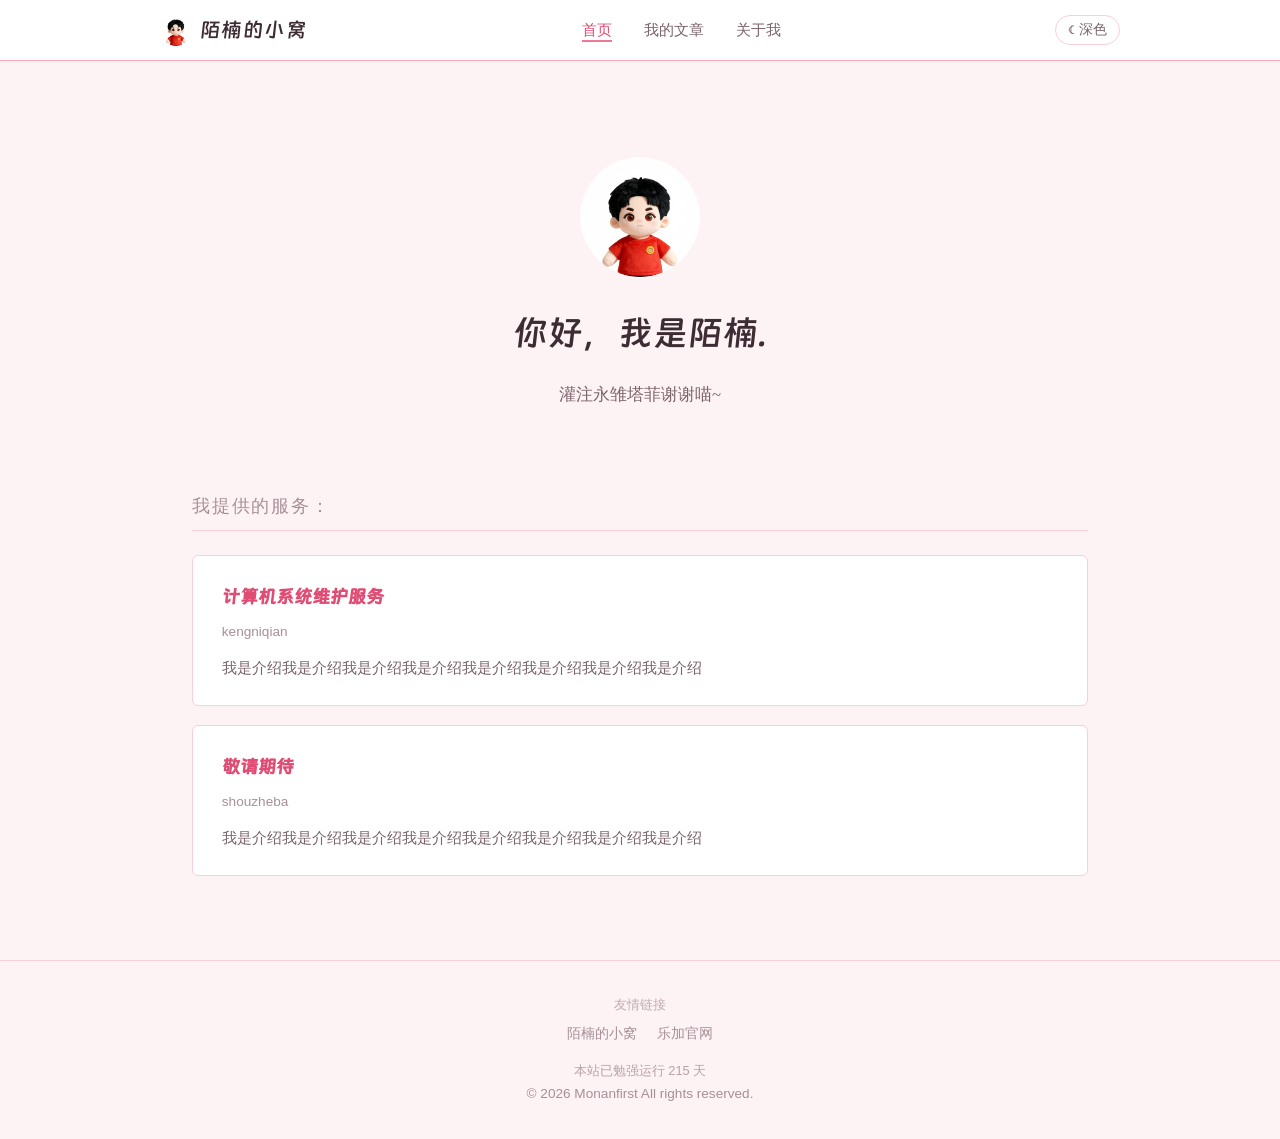
<file: index.html>
<!DOCTYPE html>
<html lang="zh-CN">
<head>
  <meta charset="UTF-8">
  <meta name="viewport" content="width=device-width, initial-scale=1.0">
  <title>陌楠的博客</title>
  <link rel="stylesheet" href="css/style.css">
</head>
<body>
  <nav class="navbar">
    <div class="navbar-inner">
      <a href="index.html" class="navbar-brand"><img src="pic/touxiang.png" alt="你看啥">陌楠的小窝</a>
      <ul class="navbar-links">
        <li><a href="index.html" class="active">首页</a></li>
        <li><a href="posts.html">我的文章</a></li>
        <li><a href="about.html">关于我</a></li>
      </ul>
      <button class="dark-toggle" id="darkToggle">☾ 深色</button>
    </div>
  </nav>

   <div class="container">
    <div class="hero">
     <img src="pic/touxiang.png" alt="陌楠" class="about-avatar">
      <h1>你好，我是陌楠.</h1>
      <p>灌注永雏塔菲谢谢喵~</p>
    </div>

    <div class="section-title">我提供的服务：</div>

    <a class="post-card" style="display:block;">
      <h3>计算机系统维护服务</h3>
      <div class="post-meta">kengniqian</div>
      <p>我是介绍我是介绍我是介绍我是介绍我是介绍我是介绍我是介绍我是介绍</p>
    </a>

    <a class="post-card" style="display:block;">
      <h3>敬请期待</h3>
      <div class="post-meta">shouzheba</div>
      <p>我是介绍我是介绍我是介绍我是介绍我是介绍我是介绍我是介绍我是介绍</p>
    </a>
  </div>

  <footer class="footer">
    <div class="friend-title">友情链接</div>
    <div class="friend-links">  
    <a href="https://monanfirst.github.io" target="_blank">陌楠的小窝</a>
    <a href="https://lejiacmgzs.mysxl.cn" target="_blank">乐加官网</a>
    
   
    </div>
     </div>
    <div class="site-days" id="siteDays"></div>
    </div>
    </div>
    <p>© 2026 Monanfirst All rights reserved.</p>
   </div>
  </footer>
  <script src="js/script.js" defer></script>
</body>
</html>
</file>
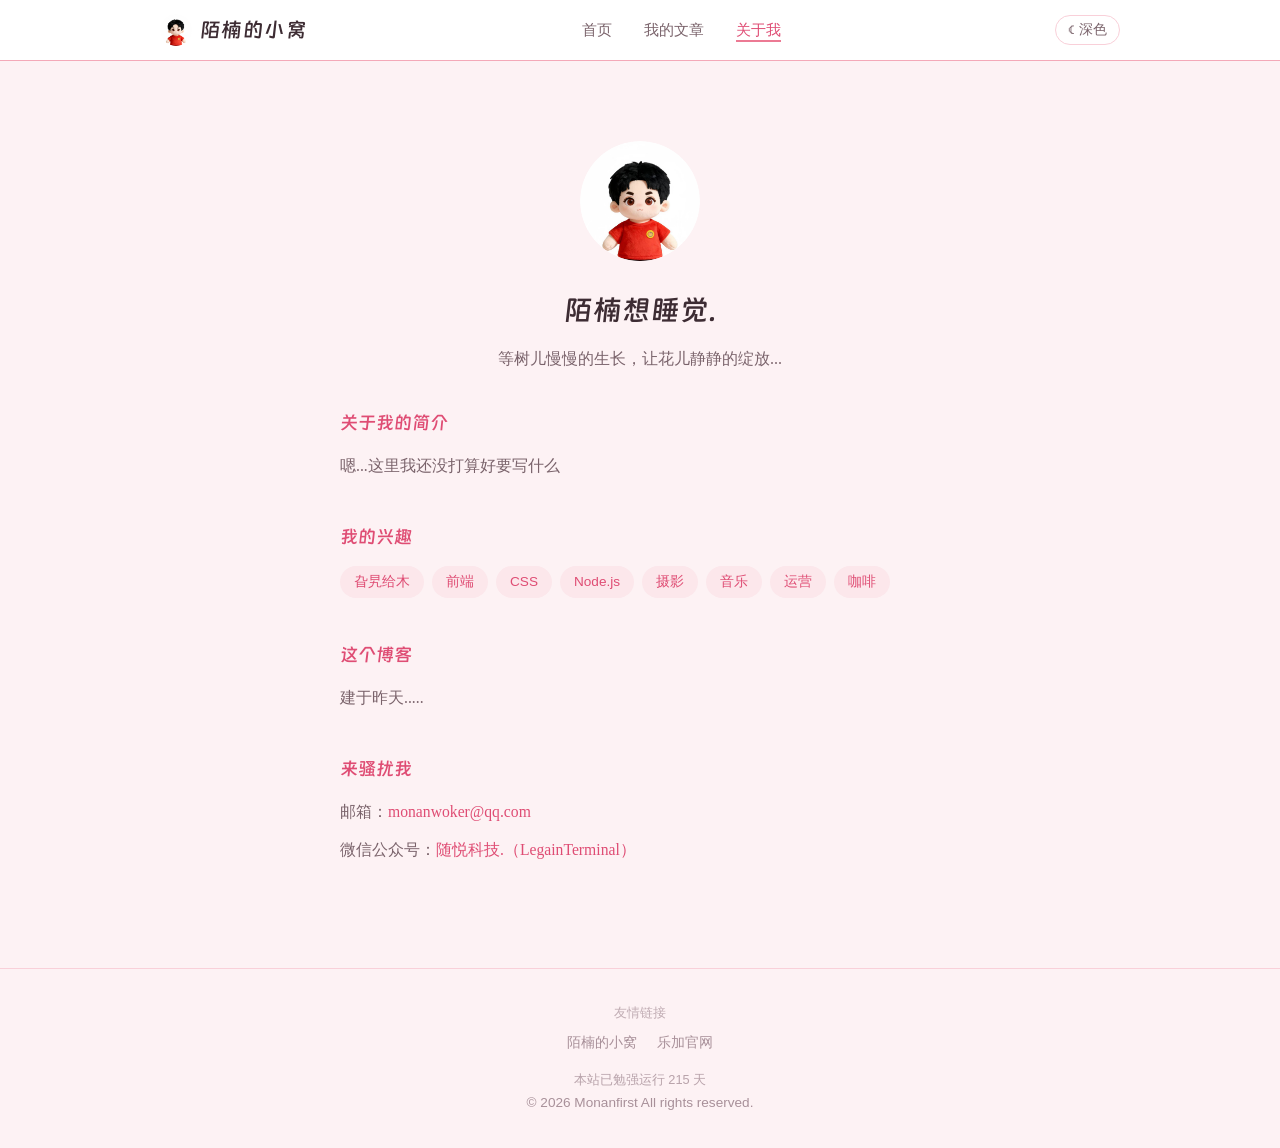
<file: about.html>
<!DOCTYPE html>
<html lang="zh-CN">
<head>
  <meta charset="UTF-8">
  <meta name="viewport" content="width=device-width, initial-scale=1.0">
  <title>关于 - 陌楠的博客</title>
  <link rel="stylesheet" href="css/style.css">
</head>
<body>
    <nav class="navbar">
    <div class="navbar-inner">
      <a href="index.html" class="navbar-brand"><img src="pic/touxiang.png" alt="你看啥">陌楠的小窝</a>
      <ul class="navbar-links">
        <li><a href="index.html">首页</a></li>
        <li><a href="posts.html">我的文章</a></li>
        <li><a href="about.html" class="active">关于我</a></li>
      </ul>
      <button class="dark-toggle" id="darkToggle">☾ 深色模式</button>
    </div>
  </nav>

  <div class="container">
    <div class="about-header">
      <img src="pic/touxiang.png" alt="陌楠" class="about-avatar">
      <h1>陌楠想睡觉.</h1>
      <p>等树儿慢慢的生长，让花儿静静的绽放...</p>
    </div>

    <div class="about-content">
      <div class="about-section">
        <h2>关于我的简介</h2>
        <p>嗯...这里我还没打算好要写什么</p>
        <p> </p>
      </div>

      <div class="about-section">
        <h2>我的兴趣</h2>
        <div class="about-tags">
          <span class="tag">旮旯给木</span>
          <span class="tag">前端</span>
          <span class="tag">CSS</span>
          <span class="tag">Node.js</span>
          <span class="tag">摄影</span>
          <span class="tag">音乐</span>
          <span class="tag">运营</span>
          <span class="tag">咖啡</span>
        </div>
      </div>

      <div class="about-section">
        <h2>这个博客</h2>
        <p>建于昨天.....</p>
      </div>

      <div class="about-section">
        <h2>来骚扰我</h2>
        <p>邮箱：<a href="mailto:monanwoker@qq.com">monanwoker@qq.com</a></p>
        <p>微信公众号：<a href="https://github.com/monanfirst" target="_blank">随悦科技.（LegainTerminal）</a></p>
      </div>
    </div>
  </div>

 <footer class="footer">
    <div class="friend-title">友情链接</div>
    <div class="friend-links">  
    <a href="https://monanfirst.github.io" target="_blank">陌楠的小窝</a>
    <a href="https://lejiacmgzs.mysxl.cn" target="_blank">乐加官网</a>
    
   
    </div>
     </div>
    <div class="site-days" id="siteDays"></div>
    </div>
    </div>
    <p>© 2026 Monanfirst All rights reserved.</p>
   </div>
  </footer>
  <script src="js/script.js" defer></script>
</body>
</html>
</file>
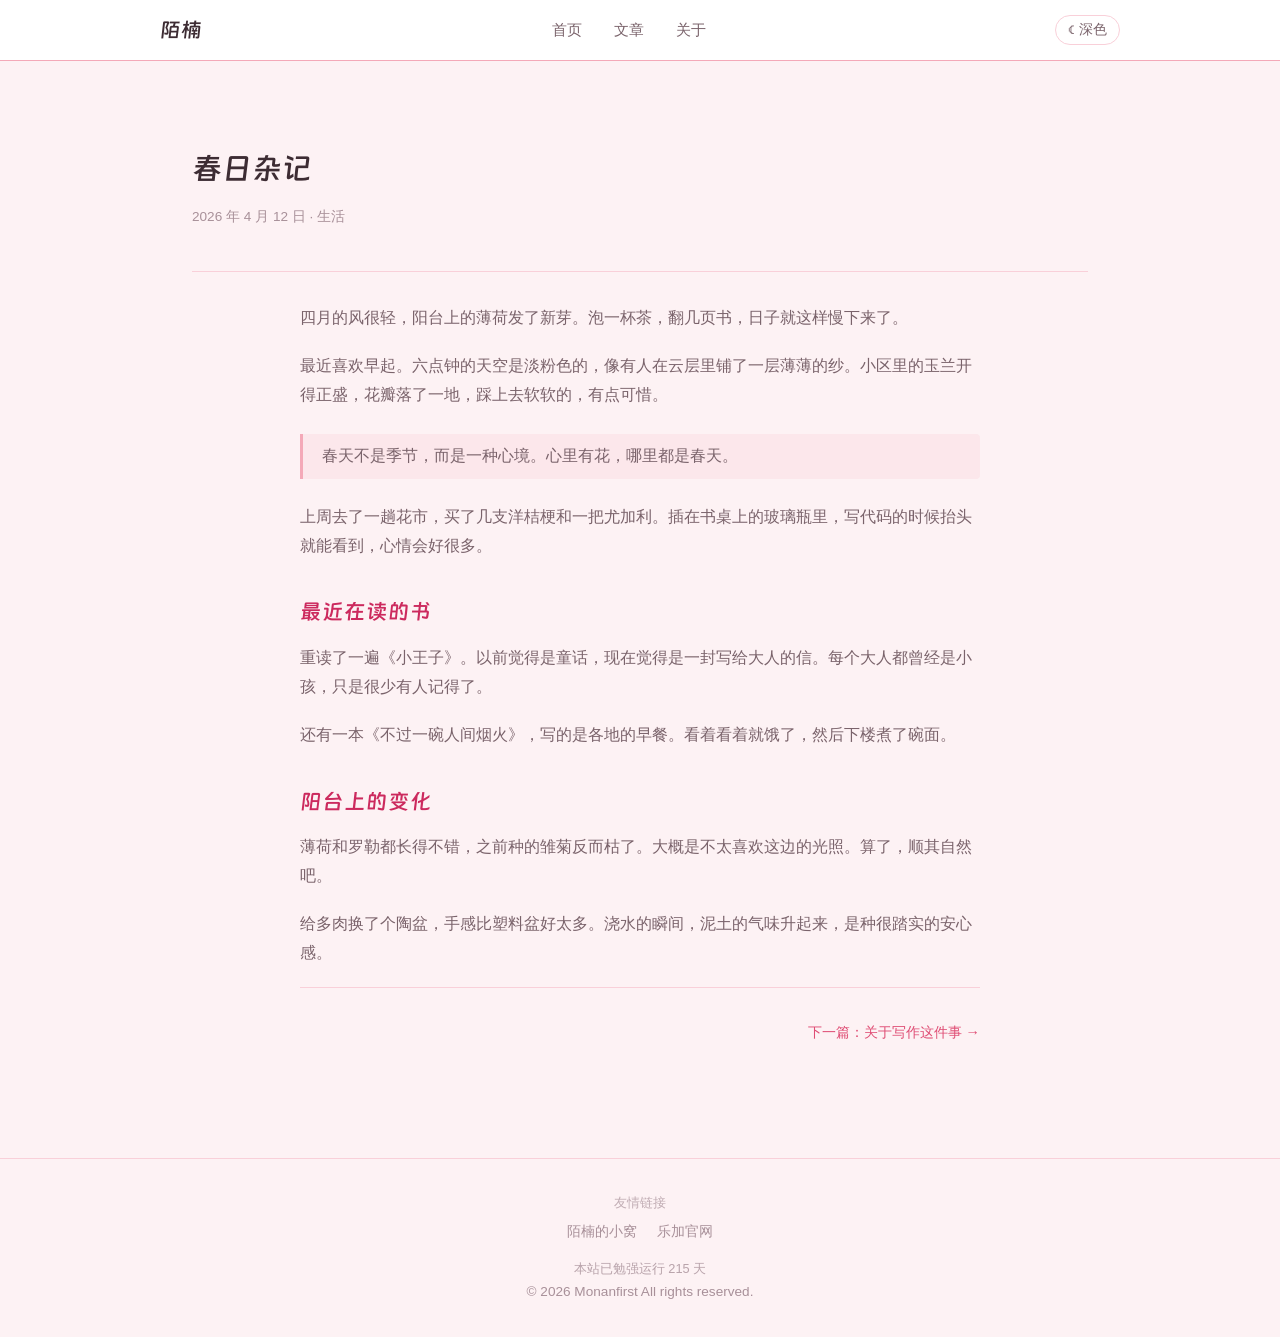
<file: post1.html>
<!DOCTYPE html>
<html lang="zh-CN">
<head>
  <meta charset="UTF-8">
  <meta name="viewport" content="width=device-width, initial-scale=1.0">
  <title>春日杂记 - 陌楠的博客</title>
  <link rel="stylesheet" href="css/style.css">
</head>
<body>
  <nav class="navbar">
    <div class="navbar-inner">
      <a href="index.html" class="navbar-brand">陌楠</a>
      <ul class="navbar-links">
        <li><a href="index.html">首页</a></li>
        <li><a href="posts.html">文章</a></li>
        <li><a href="about.html">关于</a></li>
      </ul>
      <button class="dark-toggle" id="darkToggle">☾ 深色</button>
    </div>
  </nav>

  <div class="container">
    <div class="article-header">
      <h1>春日杂记</h1>
      <div class="post-meta">2026 年 4 月 12 日 · 生活</div>
    </div>

    <div class="article-content">
      <p>四月的风很轻，阳台上的薄荷发了新芽。泡一杯茶，翻几页书，日子就这样慢下来了。</p>

      <p>最近喜欢早起。六点钟的天空是淡粉色的，像有人在云层里铺了一层薄薄的纱。小区里的玉兰开得正盛，花瓣落了一地，踩上去软软的，有点可惜。</p>

      <blockquote>春天不是季节，而是一种心境。心里有花，哪里都是春天。</blockquote>

      <p>上周去了一趟花市，买了几支洋桔梗和一把尤加利。插在书桌上的玻璃瓶里，写代码的时候抬头就能看到，心情会好很多。</p>

      <h2>最近在读的书</h2>

      <p>重读了一遍《小王子》。以前觉得是童话，现在觉得是一封写给大人的信。每个大人都曾经是小孩，只是很少有人记得了。</p>

      <p>还有一本《不过一碗人间烟火》，写的是各地的早餐。看着看着就饿了，然后下楼煮了碗面。</p>

      <h2>阳台上的变化</h2>

      <p>薄荷和罗勒都长得不错，之前种的雏菊反而枯了。大概是不太喜欢这边的光照。算了，顺其自然吧。</p>

      <p>给多肉换了个陶盆，手感比塑料盆好太多。浇水的瞬间，泥土的气味升起来，是种很踏实的安心感。</p>

      <div class="article-nav">
        <span></span>
        <a href="post2.html">下一篇：关于写作这件事 →</a>
      </div>
    </div>
  </div>

<footer class="footer">
    <div class="friend-title">友情链接</div>
    <div class="friend-links">  
    <a href="https://monanfirst.github.io" target="_blank">陌楠的小窝</a>
    <a href="https://lejiacmgzs.mysxl.cn" target="_blank">乐加官网</a>
    
   
    </div>
     </div>
    <div class="site-days" id="siteDays"></div>
    </div>
    </div>
    <p>© 2026 Monanfirst All rights reserved.</p>
   </div>
  </footer>
  <script src="js/script.js" defer></script>
</body>
</html>
</file>
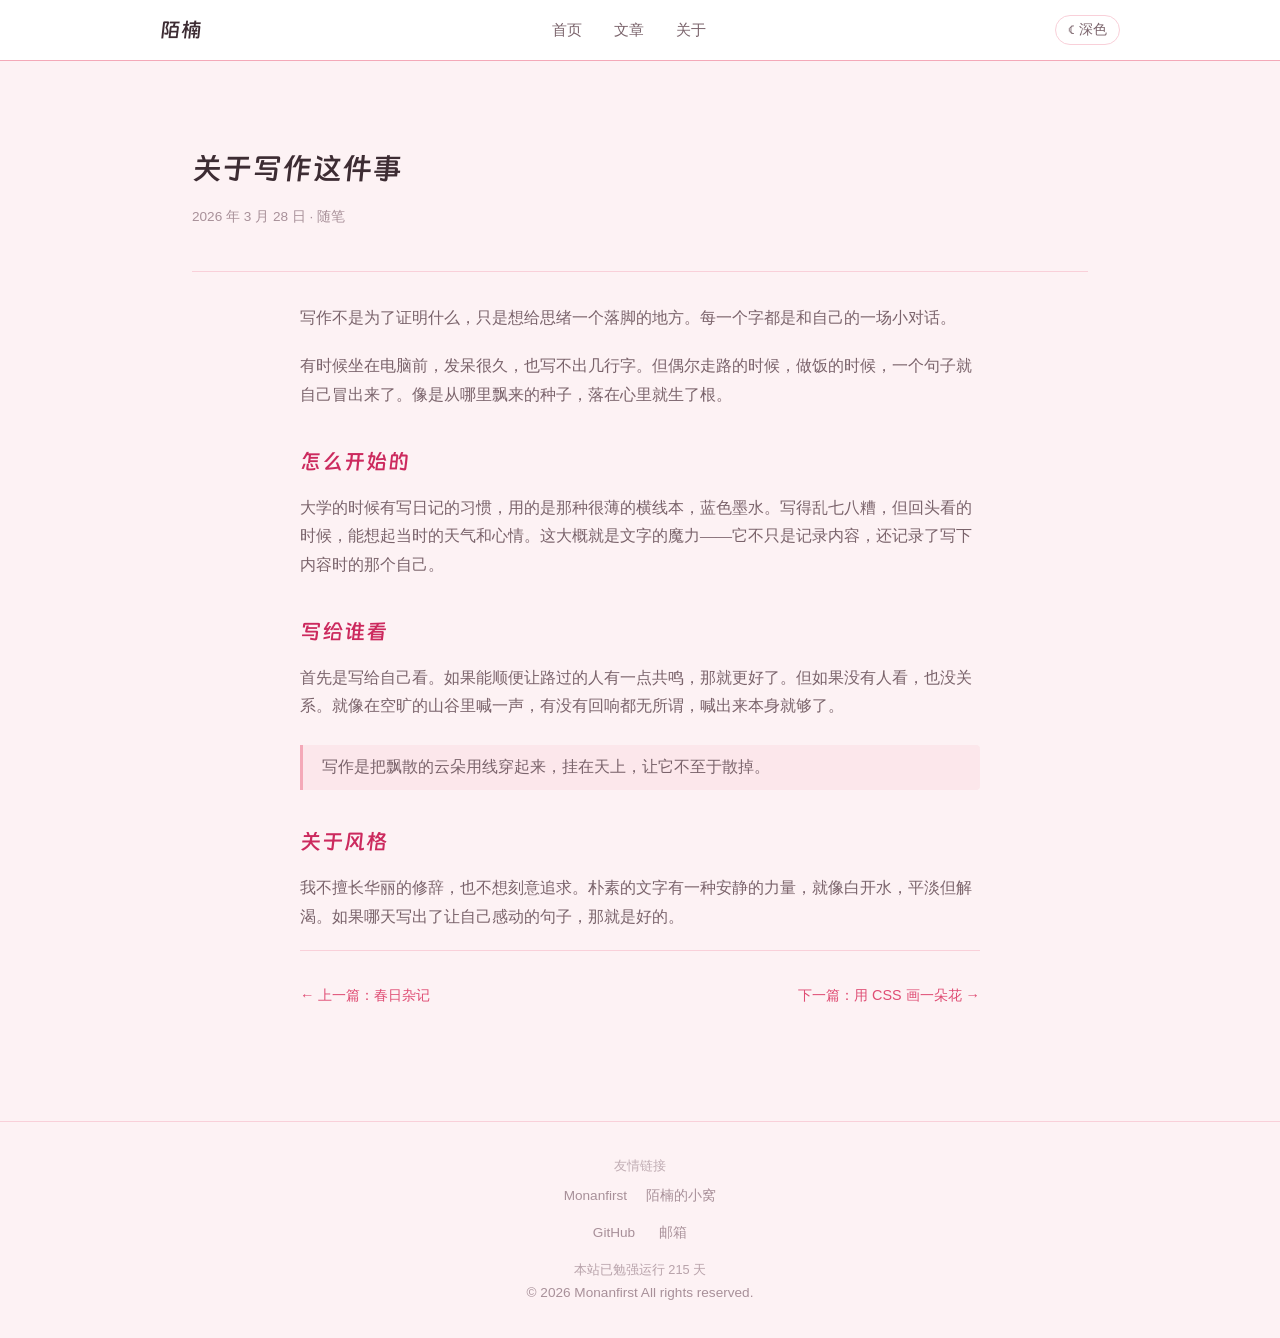
<file: post2.html>
<!DOCTYPE html>
<html lang="zh-CN">
<head>
  <meta charset="UTF-8">
  <meta name="viewport" content="width=device-width, initial-scale=1.0">
  <title>关于写作这件事 - 陌楠的博客</title>
  <link rel="stylesheet" href="css/style.css">
</head>
<body>
  <nav class="navbar">
    <div class="navbar-inner">
      <a href="index.html" class="navbar-brand">陌楠</a>
      <ul class="navbar-links">
        <li><a href="index.html">首页</a></li>
        <li><a href="posts.html">文章</a></li>
        <li><a href="about.html">关于</a></li>
      </ul>
      <button class="dark-toggle" id="darkToggle">☾ 深色</button>
    </div>
  </nav>

  <div class="container">
    <div class="article-header">
      <h1>关于写作这件事</h1>
      <div class="post-meta">2026 年 3 月 28 日 · 随笔</div>
    </div>

    <div class="article-content">
      <p>写作不是为了证明什么，只是想给思绪一个落脚的地方。每一个字都是和自己的一场小对话。</p>

      <p>有时候坐在电脑前，发呆很久，也写不出几行字。但偶尔走路的时候，做饭的时候，一个句子就自己冒出来了。像是从哪里飘来的种子，落在心里就生了根。</p>

      <h2>怎么开始的</h2>

      <p>大学的时候有写日记的习惯，用的是那种很薄的横线本，蓝色墨水。写得乱七八糟，但回头看的时候，能想起当时的天气和心情。这大概就是文字的魔力——它不只是记录内容，还记录了写下内容时的那个自己。</p>

      <h2>写给谁看</h2>

      <p>首先是写给自己看。如果能顺便让路过的人有一点共鸣，那就更好了。但如果没有人看，也没关系。就像在空旷的山谷里喊一声，有没有回响都无所谓，喊出来本身就够了。</p>

      <blockquote>写作是把飘散的云朵用线穿起来，挂在天上，让它不至于散掉。</blockquote>

      <h2>关于风格</h2>

      <p>我不擅长华丽的修辞，也不想刻意追求。朴素的文字有一种安静的力量，就像白开水，平淡但解渴。如果哪天写出了让自己感动的句子，那就是好的。</p>

      <div class="article-nav">
        <a href="post1.html">← 上一篇：春日杂记</a>
        <a href="post3.html">下一篇：用 CSS 画一朵花 →</a>
      </div>
    </div>
  </div>

  <footer class="footer">
    <div class="friend-title">友情链接</div>
    <div class="friend-links">
      <a href="https://github.com/monanfirst" target="_blank">Monanfirst</a>
      <a href="https://monanfirst.github.io" target="_blank">陌楠的小窝</a>
    </div>
    <div class="footer-links">
      <a href="https://github.com/monanfirst" target="_blank">GitHub</a>
      <a href="mailto:monanfirst@qq.com">邮箱</a>
    </div>
    <div class="site-days" id="siteDays"></div>
    <p>© 2026 Monanfirst All rights reserved.</p>
  </footer>
  <script src="js/script.js" defer></script>
</body>
</html>
</file>
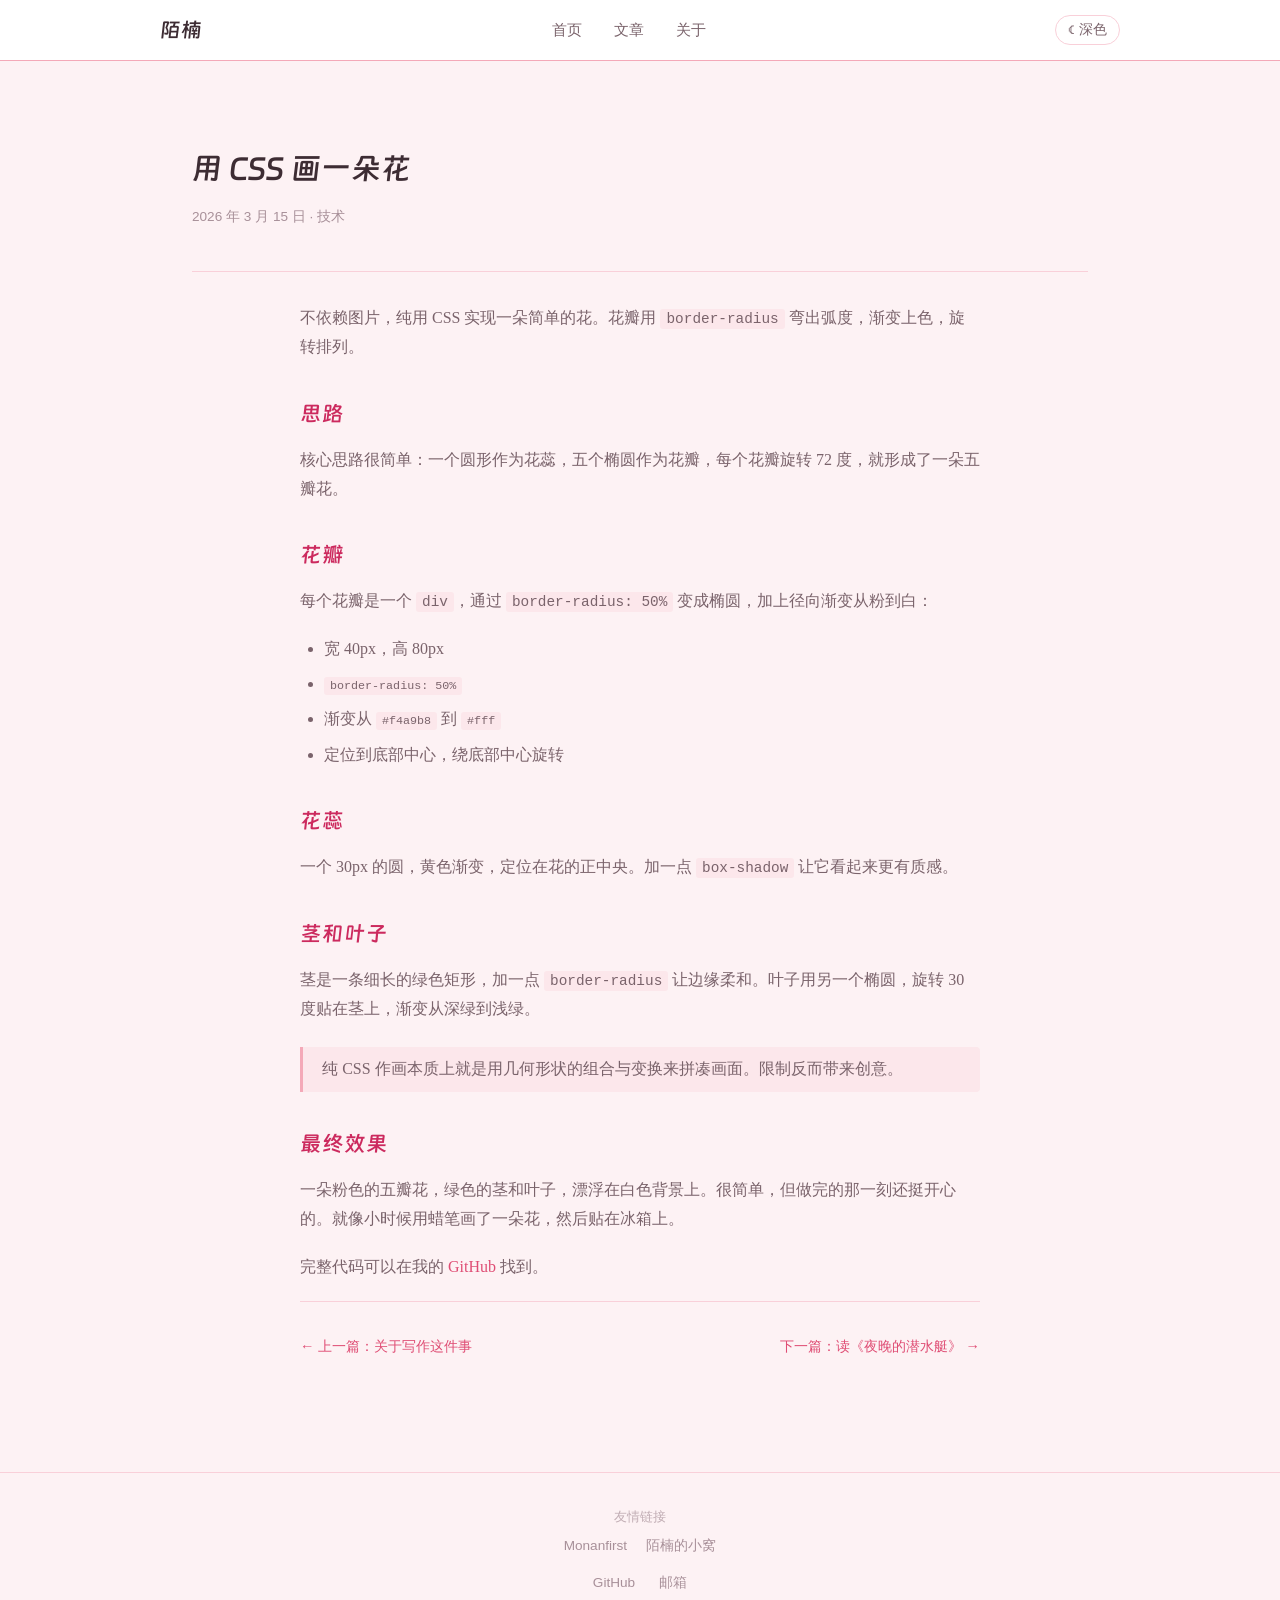
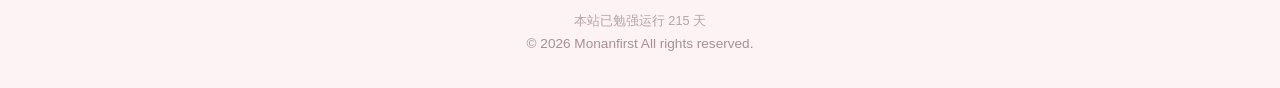
<file: post3.html>
<!DOCTYPE html>
<html lang="zh-CN">
<head>
  <meta charset="UTF-8">
  <meta name="viewport" content="width=device-width, initial-scale=1.0">
  <title>用 CSS 画一朵花 - 陌楠的博客</title>
  <link rel="stylesheet" href="css/style.css">
</head>
<body>
  <nav class="navbar">
    <div class="navbar-inner">
      <a href="index.html" class="navbar-brand">陌楠</a>
      <ul class="navbar-links">
        <li><a href="index.html">首页</a></li>
        <li><a href="posts.html">文章</a></li>
        <li><a href="about.html">关于</a></li>
      </ul>
      <button class="dark-toggle" id="darkToggle">☾ 深色</button>
    </div>
  </nav>

  <div class="container">
    <div class="article-header">
      <h1>用 CSS 画一朵花</h1>
      <div class="post-meta">2026 年 3 月 15 日 · 技术</div>
    </div>

    <div class="article-content">
      <p>不依赖图片，纯用 CSS 实现一朵简单的花。花瓣用 <code>border-radius</code> 弯出弧度，渐变上色，旋转排列。</p>

      <h2>思路</h2>

      <p>核心思路很简单：一个圆形作为花蕊，五个椭圆作为花瓣，每个花瓣旋转 72 度，就形成了一朵五瓣花。</p>

      <h2>花瓣</h2>

      <p>每个花瓣是一个 <code>div</code>，通过 <code>border-radius: 50%</code> 变成椭圆，加上径向渐变从粉到白：</p>

      <ul>
        <li>宽 40px，高 80px</li>
        <li><code>border-radius: 50%</code></li>
        <li>渐变从 <code>#f4a9b8</code> 到 <code>#fff</code></li>
        <li>定位到底部中心，绕底部中心旋转</li>
      </ul>

      <h2>花蕊</h2>

      <p>一个 30px 的圆，黄色渐变，定位在花的正中央。加一点 <code>box-shadow</code> 让它看起来更有质感。</p>

      <h2>茎和叶子</h2>

      <p>茎是一条细长的绿色矩形，加一点 <code>border-radius</code> 让边缘柔和。叶子用另一个椭圆，旋转 30 度贴在茎上，渐变从深绿到浅绿。</p>

      <blockquote>纯 CSS 作画本质上就是用几何形状的组合与变换来拼凑画面。限制反而带来创意。</blockquote>

      <h2>最终效果</h2>

      <p>一朵粉色的五瓣花，绿色的茎和叶子，漂浮在白色背景上。很简单，但做完的那一刻还挺开心的。就像小时候用蜡笔画了一朵花，然后贴在冰箱上。</p>

      <p>完整代码可以在我的 <a href="https://github.com/monanfirst" target="_blank">GitHub</a> 找到。</p>

      <div class="article-nav">
        <a href="post2.html">← 上一篇：关于写作这件事</a>
        <a href="post4.html">下一篇：读《夜晚的潜水艇》 →</a>
      </div>
    </div>
  </div>

  <footer class="footer">
    <div class="friend-title">友情链接</div>
    <div class="friend-links">
      <a href="https://github.com/monanfirst" target="_blank">Monanfirst</a>
      <a href="https://monanfirst.github.io" target="_blank">陌楠的小窝</a>
    </div>
    <div class="footer-links">
      <a href="https://github.com/monanfirst" target="_blank">GitHub</a>
      <a href="mailto:monanfirst@qq.com">邮箱</a>
    </div>
    <div class="site-days" id="siteDays"></div>
    <p>© 2026 Monanfirst All rights reserved.</p>
  </footer>
  <script src="js/script.js" defer></script>
</body>
</html>
</file>
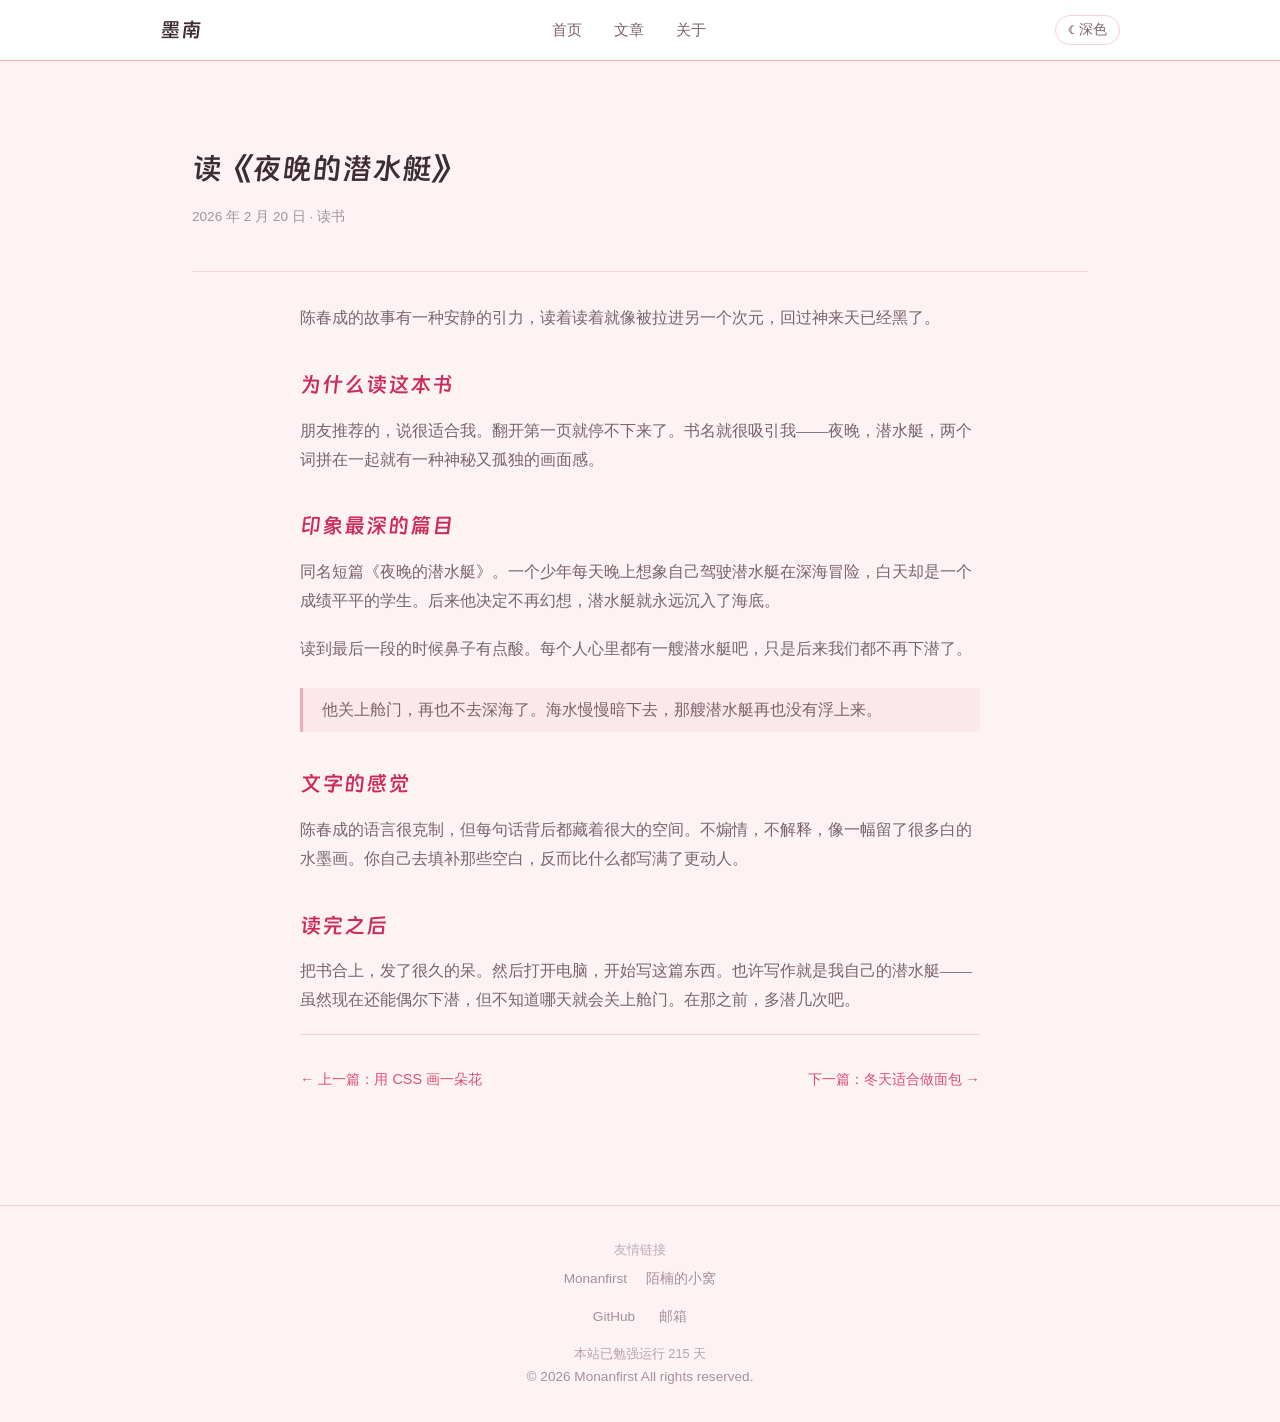
<file: post4.html>
<!DOCTYPE html>
<html lang="zh-CN">
<head>
  <meta charset="UTF-8">
  <meta name="viewport" content="width=device-width, initial-scale=1.0">
  <title>读《夜晚的潜水艇》 - 墨南的博客</title>
  <link rel="stylesheet" href="css/style.css">
</head>
<body>
  <nav class="navbar">
    <div class="navbar-inner">
      <a href="index.html" class="navbar-brand">墨南</a>
      <ul class="navbar-links">
        <li><a href="index.html">首页</a></li>
        <li><a href="posts.html">文章</a></li>
        <li><a href="about.html">关于</a></li>
      </ul>
      <button class="dark-toggle" id="darkToggle">☾ 深色</button>
    </div>
  </nav>

  <div class="container">
    <div class="article-header">
      <h1>读《夜晚的潜水艇》</h1>
      <div class="post-meta">2026 年 2 月 20 日 · 读书</div>
    </div>

    <div class="article-content">
      <p>陈春成的故事有一种安静的引力，读着读着就像被拉进另一个次元，回过神来天已经黑了。</p>

      <h2>为什么读这本书</h2>

      <p>朋友推荐的，说很适合我。翻开第一页就停不下来了。书名就很吸引我——夜晚，潜水艇，两个词拼在一起就有一种神秘又孤独的画面感。</p>

      <h2>印象最深的篇目</h2>

      <p>同名短篇《夜晚的潜水艇》。一个少年每天晚上想象自己驾驶潜水艇在深海冒险，白天却是一个成绩平平的学生。后来他决定不再幻想，潜水艇就永远沉入了海底。</p>

      <p>读到最后一段的时候鼻子有点酸。每个人心里都有一艘潜水艇吧，只是后来我们都不再下潜了。</p>

      <blockquote>他关上舱门，再也不去深海了。海水慢慢暗下去，那艘潜水艇再也没有浮上来。</blockquote>

      <h2>文字的感觉</h2>

      <p>陈春成的语言很克制，但每句话背后都藏着很大的空间。不煽情，不解释，像一幅留了很多白的水墨画。你自己去填补那些空白，反而比什么都写满了更动人。</p>

      <h2>读完之后</h2>

      <p>把书合上，发了很久的呆。然后打开电脑，开始写这篇东西。也许写作就是我自己的潜水艇——虽然现在还能偶尔下潜，但不知道哪天就会关上舱门。在那之前，多潜几次吧。</p>

      <div class="article-nav">
        <a href="post3.html">← 上一篇：用 CSS 画一朵花</a>
        <a href="post5.html">下一篇：冬天适合做面包 →</a>
      </div>
    </div>
  </div>

  <footer class="footer">
    <div class="friend-title">友情链接</div>
    <div class="friend-links">
      <a href="https://github.com/monanfirst" target="_blank">Monanfirst</a>
      <a href="https://monanfirst.github.io" target="_blank">陌楠的小窝</a>
    </div>
    <div class="footer-links">
      <a href="https://github.com/monanfirst" target="_blank">GitHub</a>
      <a href="mailto:monanfirst@qq.com">邮箱</a>
    </div>
    <div class="site-days" id="siteDays"></div>
    <p>© 2026 Monanfirst All rights reserved.</p>
  </footer>
  <script src="js/script.js" defer></script>
</body>
</html>
</file>
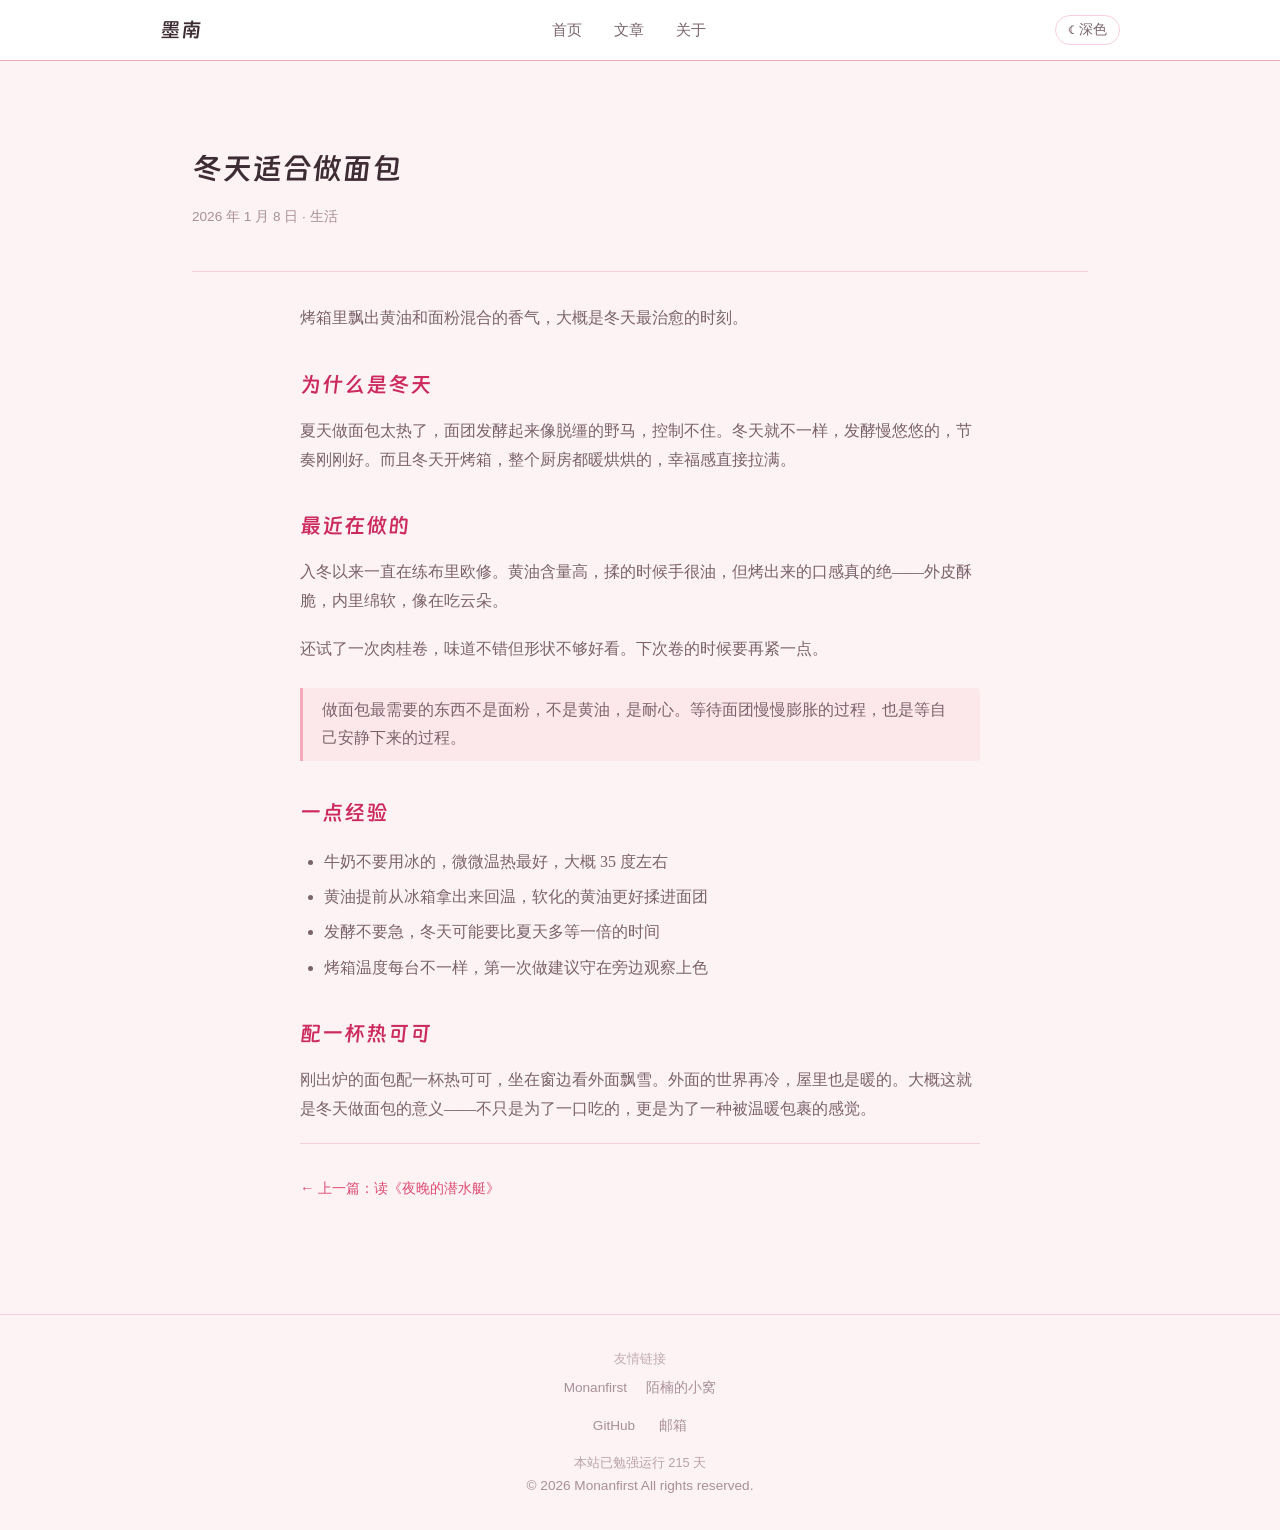
<file: post5.html>
<!DOCTYPE html>
<html lang="zh-CN">
<head>
  <meta charset="UTF-8">
  <meta name="viewport" content="width=device-width, initial-scale=1.0">
  <title>冬天适合做面包 - 墨南的博客</title>
  <link rel="stylesheet" href="css/style.css">
</head>
<body>
  <nav class="navbar">
    <div class="navbar-inner">
      <a href="index.html" class="navbar-brand">墨南</a>
      <ul class="navbar-links">
        <li><a href="index.html">首页</a></li>
        <li><a href="posts.html">文章</a></li>
        <li><a href="about.html">关于</a></li>
      </ul>
      <button class="dark-toggle" id="darkToggle">☾ 深色</button>
    </div>
  </nav>

  <div class="container">
    <div class="article-header">
      <h1>冬天适合做面包</h1>
      <div class="post-meta">2026 年 1 月 8 日 · 生活</div>
    </div>

    <div class="article-content">
      <p>烤箱里飘出黄油和面粉混合的香气，大概是冬天最治愈的时刻。</p>

      <h2>为什么是冬天</h2>

      <p>夏天做面包太热了，面团发酵起来像脱缰的野马，控制不住。冬天就不一样，发酵慢悠悠的，节奏刚刚好。而且冬天开烤箱，整个厨房都暖烘烘的，幸福感直接拉满。</p>

      <h2>最近在做的</h2>

      <p>入冬以来一直在练布里欧修。黄油含量高，揉的时候手很油，但烤出来的口感真的绝——外皮酥脆，内里绵软，像在吃云朵。</p>

      <p>还试了一次肉桂卷，味道不错但形状不够好看。下次卷的时候要再紧一点。</p>

      <blockquote>做面包最需要的东西不是面粉，不是黄油，是耐心。等待面团慢慢膨胀的过程，也是等自己安静下来的过程。</blockquote>

      <h2>一点经验</h2>

      <ul>
        <li>牛奶不要用冰的，微微温热最好，大概 35 度左右</li>
        <li>黄油提前从冰箱拿出来回温，软化的黄油更好揉进面团</li>
        <li>发酵不要急，冬天可能要比夏天多等一倍的时间</li>
        <li>烤箱温度每台不一样，第一次做建议守在旁边观察上色</li>
      </ul>

      <h2>配一杯热可可</h2>

      <p>刚出炉的面包配一杯热可可，坐在窗边看外面飘雪。外面的世界再冷，屋里也是暖的。大概这就是冬天做面包的意义——不只是为了一口吃的，更是为了一种被温暖包裹的感觉。</p>

      <div class="article-nav">
        <a href="post4.html">← 上一篇：读《夜晚的潜水艇》</a>
        <span></span>
      </div>
    </div>
  </div>

  <footer class="footer">
    <div class="friend-title">友情链接</div>
    <div class="friend-links">
      <a href="https://github.com/monanfirst" target="_blank">Monanfirst</a>
      <a href="https://monanfirst.github.io" target="_blank">陌楠的小窝</a>
    </div>
    <div class="footer-links">
      <a href="https://github.com/monanfirst" target="_blank">GitHub</a>
      <a href="mailto:monanfirst@qq.com">邮箱</a>
    </div>
    <div class="site-days" id="siteDays"></div>
    <p>© 2026 Monanfirst All rights reserved.</p>
  </footer>
  <script src="js/script.js" defer></script>
</body>
</html>
</file>
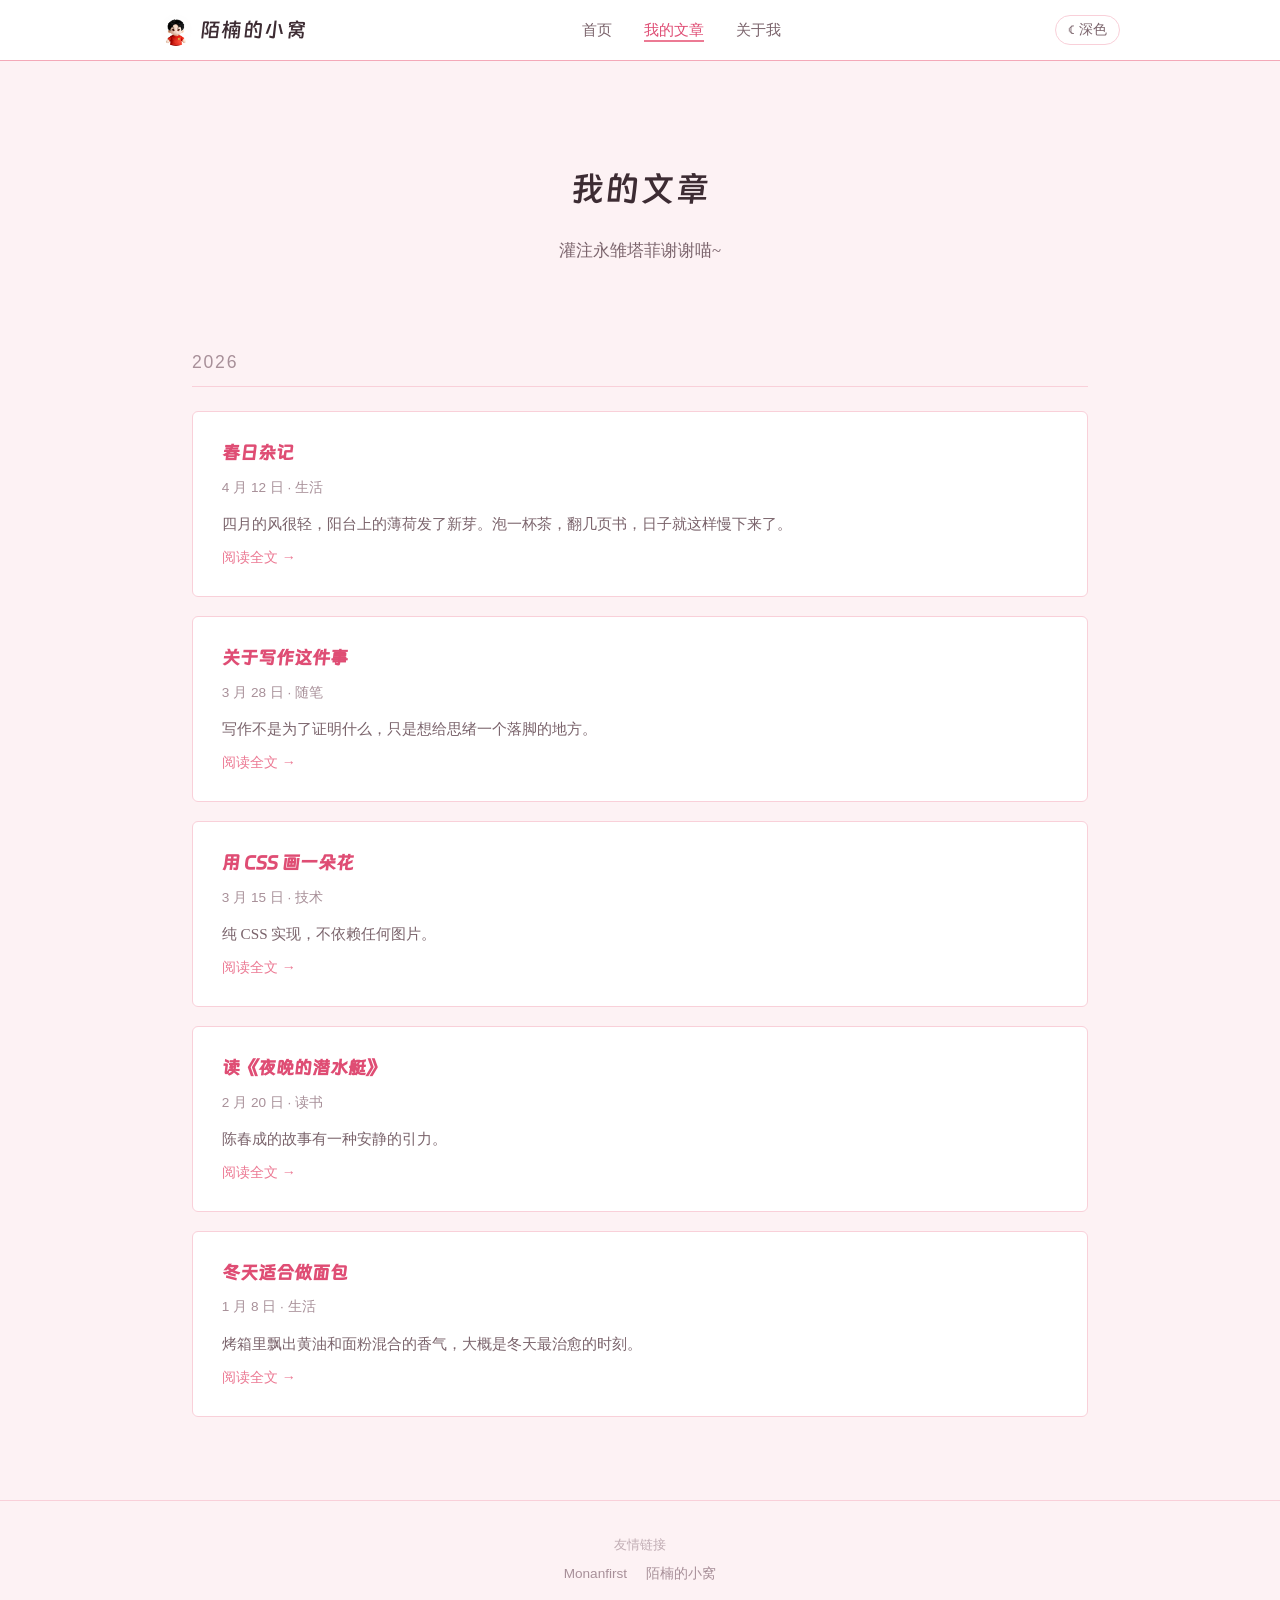
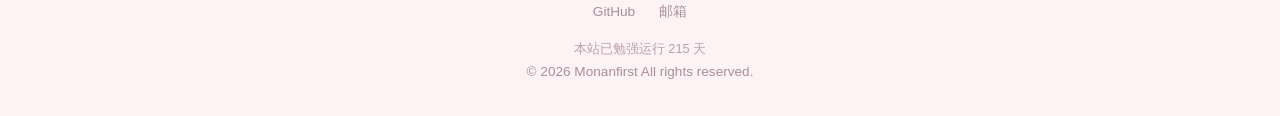
<file: posts.html>
<!DOCTYPE html>
<html lang="zh-CN">
<head>
  <meta charset="UTF-8">
  <meta name="viewport" content="width=device-width, initial-scale=1.0">
  <title>文章 - 陌楠的博客</title>
  <link rel="stylesheet" href="css/style.css">
</head>
<body>
  <nav class="navbar">
    <div class="navbar-inner">
      <a hrefr="index.html" class="navbar-brand"><img src="pic/touxiang.png" alt="你看啥">陌楠的小窝</a>
      <ul class="navbar-links">
        <li><a href="index.html">首页</a></li>
        <li><a href="posts.html" class="active">我的文章</a></li>
        <li><a href="about.html">关于我</a></li>
      </ul>
      <button class="dark-toggle" id="darkToggle">☾ 深色模式</button>
    </div>
  </nav>

  <div class="container">
    <div class="hero">
      <h1>我的文章</h1>
      <p>灌注永雏塔菲谢谢喵~</p>
    </div>

    <div class="section-title">2026</div>

    <a href="post1.html" class="post-card" style="display:block;">
      <h3>春日杂记</h3>
      <div class="post-meta">4 月 12 日 · 生活</div>
      <p>四月的风很轻，阳台上的薄荷发了新芽。泡一杯茶，翻几页书，日子就这样慢下来了。</p>
      <span class="read-more">阅读全文 →</span>
    </a>

    <a href="post2.html" class="post-card" style="display:block;">
      <h3>关于写作这件事</h3>
      <div class="post-meta">3 月 28 日 · 随笔</div>
      <p>写作不是为了证明什么，只是想给思绪一个落脚的地方。</p>
      <span class="read-more">阅读全文 →</span>
    </a>

    <a href="post3.html" class="post-card" style="display:block;">
      <h3>用 CSS 画一朵花</h3>
      <div class="post-meta">3 月 15 日 · 技术</div>
      <p>纯 CSS 实现，不依赖任何图片。</p>
      <span class="read-more">阅读全文 →</span>
    </a>

    <a href="post4.html" class="post-card" style="display:block;">
      <h3>读《夜晚的潜水艇》</h3>
      <div class="post-meta">2 月 20 日 · 读书</div>
      <p>陈春成的故事有一种安静的引力。</p>
      <span class="read-more">阅读全文 →</span>
    </a>

    <a href="post5.html" class="post-card" style="display:block;">
      <h3>冬天适合做面包</h3>
      <div class="post-meta">1 月 8 日 · 生活</div>
      <p>烤箱里飘出黄油和面粉混合的香气，大概是冬天最治愈的时刻。</p>
      <span class="read-more">阅读全文 →</span>
    </a>
  </div>

  <footer class="footer">
    <div class="friend-title">友情链接</div>
    <div class="friend-links">
      <a href="https://github.com/monanfirst" target="_blank">Monanfirst</a>
      <a href="https://monanfirst.github.io" target="_blank">陌楠的小窝</a>
    </div>
    <div class="footer-links">
      <a href="https://github.com/monanfirst" target="_blank">GitHub</a>
      <a href="mailto:monanfirst@qq.com">邮箱</a>
    </div>
    <div class="site-days" id="siteDays"></div>
    <p>© 2026 Monanfirst All rights reserved.</p>
  </footer>
  <script src="js/script.js" defer></script>
</body>
</html>
</file>
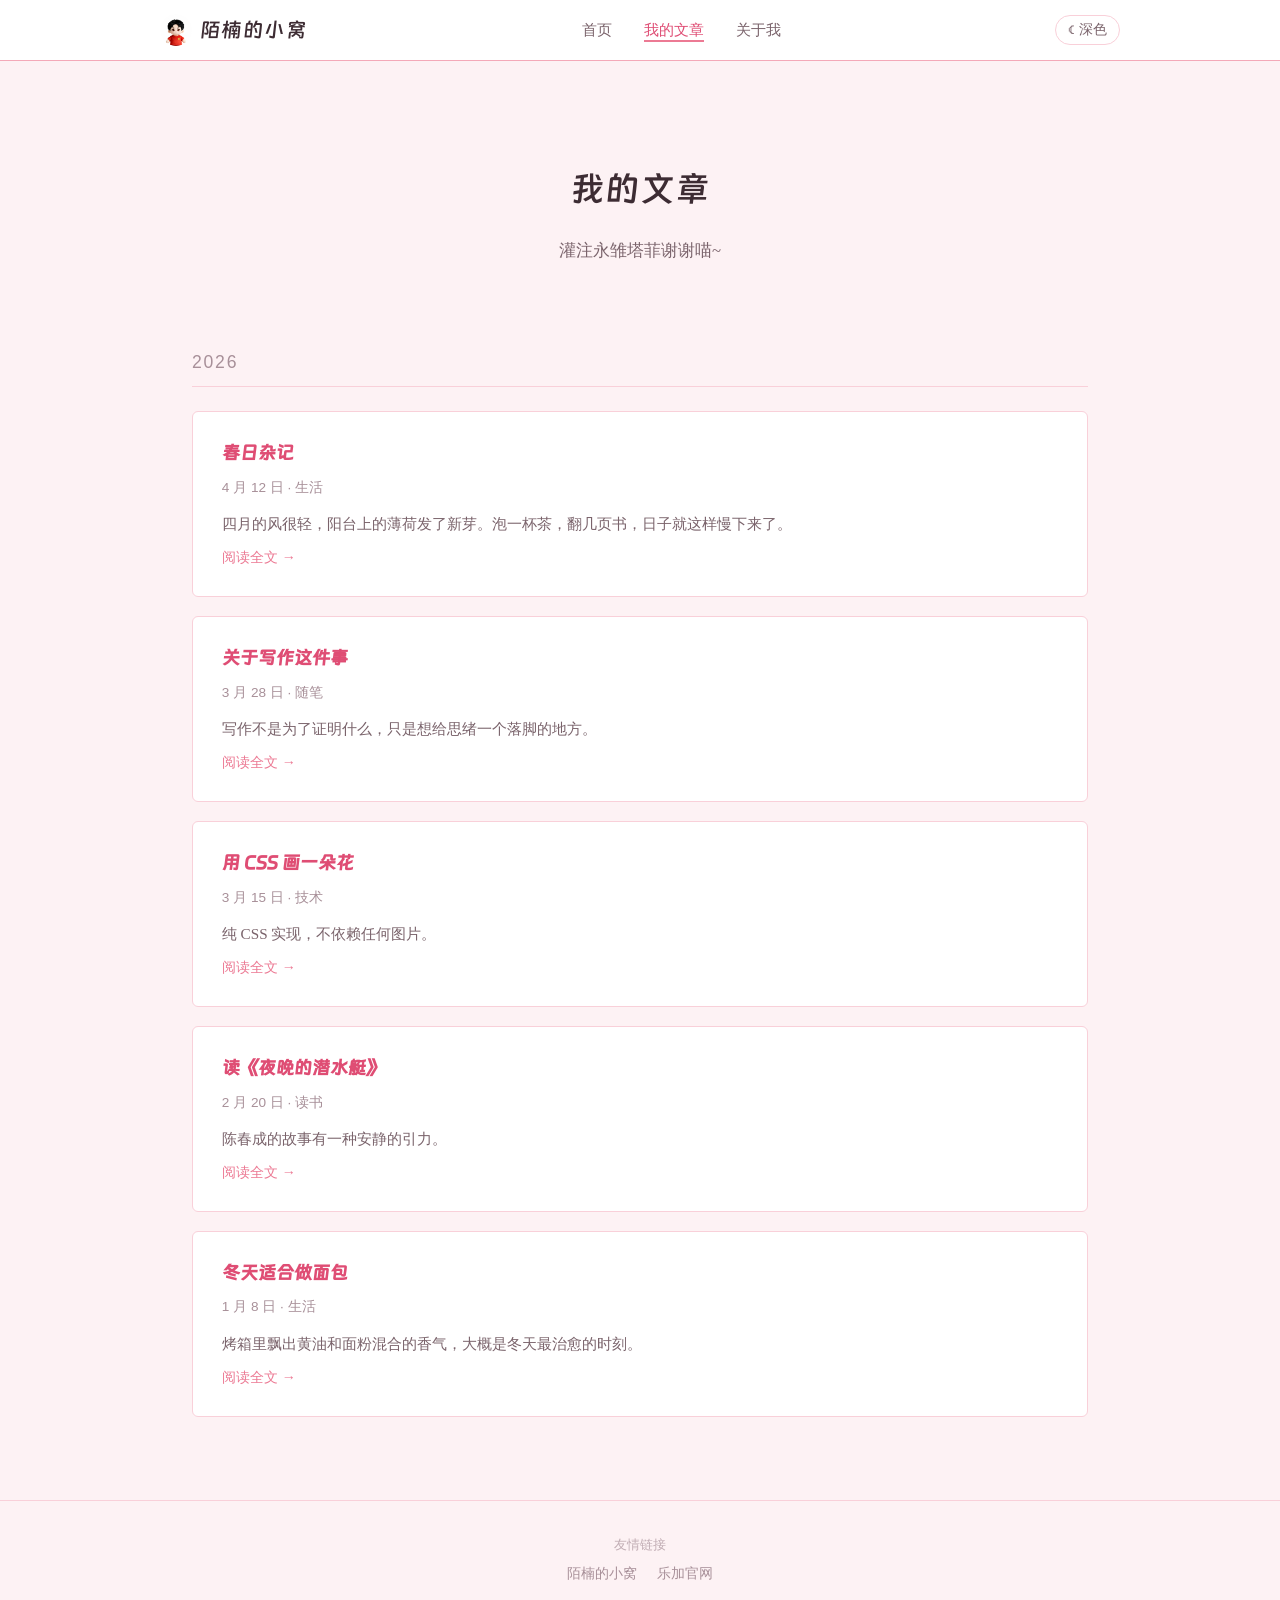
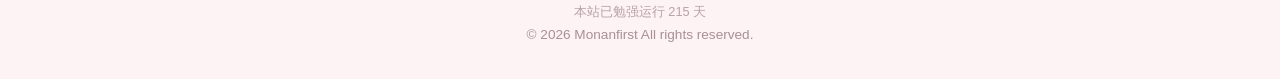
<file: tools.html>
<!DOCTYPE html>
<html lang="zh-CN">
<head>
  <meta charset="UTF-8">
  <meta name="viewport" content="width=device-width, initial-scale=1.0">
  <title>文章 - 陌楠的博客</title>
  <link rel="stylesheet" href="css/style.css">
</head>
<body>
  <nav class="navbar">
    <div class="navbar-inner">
      <a hrefr="index.html" class="navbar-brand"><img src="pic/touxiang.png" alt="你看啥">陌楠的小窝</a>
      <ul class="navbar-links">
        <li><a href="index.html">首页</a></li>
        <li><a href="posts.html" class="active">我的文章</a></li>
        <li><a href="about.html">关于我</a></li>
      </ul>
      <button class="dark-toggle" id="darkToggle">☾ 深色模式</button>
    </div>
  </nav>

  <div class="container">
    <div class="hero">
      <h1>我的文章</h1>
      <p>灌注永雏塔菲谢谢喵~</p>
    </div>

    <div class="section-title">2026</div>

    <a href="post1.html" class="post-card" style="display:block;">
      <h3>春日杂记</h3>
      <div class="post-meta">4 月 12 日 · 生活</div>
      <p>四月的风很轻，阳台上的薄荷发了新芽。泡一杯茶，翻几页书，日子就这样慢下来了。</p>
      <span class="read-more">阅读全文 →</span>
    </a>

    <a href="post2.html" class="post-card" style="display:block;">
      <h3>关于写作这件事</h3>
      <div class="post-meta">3 月 28 日 · 随笔</div>
      <p>写作不是为了证明什么，只是想给思绪一个落脚的地方。</p>
      <span class="read-more">阅读全文 →</span>
    </a>

    <a href="post3.html" class="post-card" style="display:block;">
      <h3>用 CSS 画一朵花</h3>
      <div class="post-meta">3 月 15 日 · 技术</div>
      <p>纯 CSS 实现，不依赖任何图片。</p>
      <span class="read-more">阅读全文 →</span>
    </a>

    <a href="post4.html" class="post-card" style="display:block;">
      <h3>读《夜晚的潜水艇》</h3>
      <div class="post-meta">2 月 20 日 · 读书</div>
      <p>陈春成的故事有一种安静的引力。</p>
      <span class="read-more">阅读全文 →</span>
    </a>

    <a href="post5.html" class="post-card" style="display:block;">
      <h3>冬天适合做面包</h3>
      <div class="post-meta">1 月 8 日 · 生活</div>
      <p>烤箱里飘出黄油和面粉混合的香气，大概是冬天最治愈的时刻。</p>
      <span class="read-more">阅读全文 →</span>
    </a>
  </div>

  <footer class="footer">
    <div class="friend-title">友情链接</div>
    <div class="friend-links">  
    <a href="https://monanfirst.github.io" target="_blank">陌楠的小窝</a>
    <a href="https://lejiacmgzs.mysxl.cn" target="_blank">乐加官网</a>
    
   
    </div>
     </div>
    <div class="site-days" id="siteDays"></div>
    </div>
    </div>
    <p>© 2026 Monanfirst All rights reserved.</p>
   </div>
  </footer>
  <script src="js/script.js" defer></script>
</body>
</html>
</file>
<file: css/style.css>
/* 自定义字体 */
@font-face {
  font-family: 'DingTalk';
  src: url('../zt/dingdingjinbuti.ttf') format('truetype');
  font-weight: normal;
  font-style: normal;
  font-display: swap;
}

/* 基础重置 */
* {
  margin: 0;
  padding: 0;
  box-sizing: border-box;
}

:root {
  --pink-50: #fdf2f4;
  --pink-100: #fce7eb;
  --pink-200: #f9d0d9;
  --pink-300: #f4a9b8;
  --pink-400: #ec7a94;
  --pink-500: #df4d74;
  --pink-600: #cc2a5e;
  --text-primary: #3d2c33;
  --text-secondary: #7a636b;
  --text-light: #a89099;
  --bg-main: #fdf2f4;
  --bg-card: #ffffff;
  --border-color: #f4a9b8;
  --bg-code: #fce7eb;
  --shadow-card: rgba(236, 122, 148, 0.1);
}

/* 深色模式 */
.dark-mode {
  --pink-50: #111111;
  --pink-100: #1a1a1a;
  --pink-200: #2a2a2a;
  --pink-300: #c27e8e;
  --pink-400: #e08a9c;
  --pink-500: #f09dae;
  --pink-600: #f5b0c0;
  --text-primary: #ffffff;
  --text-secondary: #ffffff;
  --text-light: #ffffff;
  --bg-main: #000000;
  --bg-card: #111111;
  --border-color: #2a2a2a;
  --bg-code: #1a1a1a;
  --shadow-card: rgba(0, 0, 0, 0.3);
}

body {
  font-family: 'Georgia', 'Noto Serif SC', serif;
  background-color: var(--bg-main);
  color: var(--text-primary);
  line-height: 1.8;
  min-height: 100vh;
}

a {
  color: var(--pink-500);
  text-decoration: none;
  transition: color 0.2s;
}

a:hover {
  color: var(--pink-600);
}

/* 导航栏 */
.navbar {
  background: var(--bg-card);
  border-bottom: 1px solid var(--border-color);
  padding: 0 2rem;
  position: sticky;
  top: 0;
  z-index: 100;
}

.navbar-inner {
  max-width: 960px;
  margin: 0 auto;
  display: flex;
  justify-content: space-between;
  align-items: center;
  height: 60px;
}

.navbar-brand {
  font-family: 'DingTalk', 'Georgia', 'Noto Serif SC', serif;
  font-size: 1.3rem;
  color: var(--text-primary);
  letter-spacing: 0.02em;
  display: flex;
  align-items: center;
  gap: 8px;
}

.navbar-brand img {
  width: 32px;
  height: 32px;
  border-radius: 50%;
  object-fit: cover;
}

.navbar-brand:hover {
  color: var(--pink-500);
}

.navbar-links {
  display: flex;
  gap: 2rem;
  list-style: none;
}

.navbar-links a {
  color: var(--text-secondary);
  font-size: 0.95rem;
  font-family: -apple-system, 'Segoe UI', sans-serif;
  position: relative;
  padding-bottom: 2px;
}

.navbar-links a::after {
  content: '';
  position: absolute;
  bottom: -2px;
  left: 0;
  width: 0;
  height: 1.5px;
  background: var(--pink-400);
  transition: width 0.25s;
}

.navbar-links a:hover::after,
.navbar-links a.active::after {
  width: 100%;
}

.navbar-links a.active {
  color: var(--pink-500);
}

/* 深色模式切换按钮 */
.dark-toggle {
  background: none;
  border: 1px solid var(--pink-200);
  border-radius: 20px;
  padding: 3px 12px;
  cursor: pointer;
  font-size: 0.85rem;
  font-family: -apple-system, 'Segoe UI', sans-serif;
  color: var(--text-secondary);
  transition: background 0.2s, color 0.2s;
  line-height: 1.6;
}

.dark-toggle:hover {
  background: var(--pink-100);
  color: var(--pink-500);
}

/* 主内容区 */
.container {
  max-width: 960px;
  margin: 0 auto;
  padding: 2rem;
}

/* 首页 Hero */
.hero {
  text-align: center;
  padding: 4rem 1rem 3rem;
}

.hero h1 {
  font-family: 'DingTalk', 'Georgia', 'Noto Serif SC', serif;
  font-size: 2.2rem;
  color: var(--text-primary);
  margin-bottom: 1rem;
  font-weight: normal;
}

.hero p {
  font-size: 1.05rem;
  color: var(--text-secondary);
  max-width: 520px;
  margin: 0 auto 2rem;
}

.hero-line {
  width: 40px;
  height: 2px;
  background: var(--pink-300);
  margin: 0 auto 1.5rem;
}

.hero-avatar {
  width: 100px;
  height: 100px;
  border-radius: 50%;
  object-fit: cover;
  margin-bottom: 1.5rem;
}

/* 文章卡片 */
.section-title {
  font-family: 'DingTalk', 'Georgia', 'Noto Serif SC', serif;
  font-size: 1.1rem;
  color: var(--text-light);
  font-family: -apple-system, 'Segoe UI', sans-serif;
  text-transform: uppercase;
  letter-spacing: 0.1em;
  margin-bottom: 1.5rem;
  padding-bottom: 0.5rem;
  border-bottom: 1px solid var(--pink-200);
}

.post-card {
  background: var(--bg-card);
  border: 1px solid var(--pink-200);
  border-radius: 6px;
  padding: 1.5rem 1.8rem;
  margin-bottom: 1.2rem;
  transition: border-color 0.2s, box-shadow 0.2s;
}

.post-card:hover {
  border-color: var(--pink-300);
  box-shadow: 0 2px 12px var(--shadow-card);
}

.post-card h3 {
  font-family: 'DingTalk', 'Georgia', 'Noto Serif SC', serif;
  font-size: 1.15rem;
  margin-bottom: 0.4rem;
}

.post-card h3 a {
  color: var(--text-primary);
}

.post-card h3 a:hover {
  color: var(--pink-500);
}

.post-meta {
  font-size: 0.85rem;
  color: var(--text-light);
  font-family: -apple-system, 'Segoe UI', sans-serif;
  margin-bottom: 0.6rem;
}

.post-card p {
  font-size: 0.95rem;
  color: var(--text-secondary);
}

.read-more {
  display: inline-block;
  margin-top: 0.5rem;
  font-size: 0.88rem;
  font-family: -apple-system, 'Segoe UI', sans-serif;
  color: var(--pink-400);
}

/* 文章详情页 */
.article-header {
  padding: 3rem 0 2rem;
  border-bottom: 1px solid var(--pink-200);
  margin-bottom: 2rem;
}

.article-header h1 {
  font-family: 'DingTalk', 'Georgia', 'Noto Serif SC', serif;
  font-size: 1.9rem;
  font-weight: normal;
  margin-bottom: 0.6rem;
}

.article-content {
  max-width: 680px;
  margin: 0 auto;
  padding-bottom: 3rem;
}

.article-content h2 {
  font-family: 'DingTalk', 'Georgia', 'Noto Serif SC', serif;
  font-size: 1.35rem;
  margin: 2rem 0 0.8rem;
  font-weight: normal;
  color: var(--pink-600);
}

.article-content p {
  margin-bottom: 1.2rem;
  font-size: 1rem;
  color: var(--text-secondary);
}

.article-content blockquote {
  border-left: 3px solid var(--pink-300);
  padding: 0.5rem 1.2rem;
  margin: 1.5rem 0;
  color: var(--text-secondary);
  background: var(--bg-code);
  border-radius: 0 4px 4px 0;
}

.article-content code {
  background: var(--bg-code);
  padding: 2px 6px;
  border-radius: 3px;
  font-size: 0.9em;
}

.article-content ul, .article-content ol {
  margin: 1rem 0 1.2rem 1.5rem;
  color: var(--text-secondary);
}

.article-content li {
  margin-bottom: 0.4rem;
}

.article-nav {
  display: flex;
  justify-content: space-between;
  padding-top: 2rem;
  border-top: 1px solid var(--pink-200);
  font-family: -apple-system, 'Segoe UI', sans-serif;
  font-size: 0.9rem;
}

/* 关于页 */
.about-header {
  text-align: center;
  padding: 3rem 0 2rem;
}

.about-avatar {
  width: 120px;
  height: 120px;
  border-radius: 50%;
  object-fit: cover;
  margin: 0 auto 1.5rem;
  display: block;
}

.about-header h1 {
  font-family: 'DingTalk', 'Georgia', 'Noto Serif SC', serif;
  font-size: 1.8rem;
  font-weight: normal;
  margin-bottom: 0.5rem;
}

.about-header p {
  color: var(--text-secondary);
  font-size: 1rem;
}

.about-content {
  max-width: 600px;
  margin: 0 auto;
}

.about-section {
  margin-bottom: 2.5rem;
}

.about-section h2 {
  font-family: 'DingTalk', 'Georgia', 'Noto Serif SC', serif;
  font-size: 1.15rem;
  color: var(--pink-500);
  margin-bottom: 0.8rem;
  font-weight: normal;
}

.about-section p {
  color: var(--text-secondary);
  font-size: 0.98rem;
  margin-bottom: 0.6rem;
}

.about-tags {
  display: flex;
  flex-wrap: wrap;
  gap: 0.5rem;
}

.tag {
  display: inline-block;
  padding: 4px 14px;
  background: var(--pink-100);
  color: var(--pink-500);
  border-radius: 20px;
  font-size: 0.85rem;
  font-family: -apple-system, 'Segoe UI', sans-serif;
}

/* 页脚 */
.footer {
  text-align: center;
  padding: 2rem;
  color: var(--text-light);
  font-size: 0.85rem;
  font-family: -apple-system, 'Segoe UI', sans-serif;
  border-top: 1px solid var(--pink-200);
  margin-top: 2rem;
}

.footer a {
  color: var(--text-light);
}

.footer a:hover {
  color: var(--pink-400);
}

.footer-links {
  display: flex;
  justify-content: center;
  gap: 1.5rem;
  margin-bottom: 0.8rem;
}

.friend-links {
  display: flex;
  justify-content: center;
  gap: 1.2rem;
  margin-bottom: 0.8rem;
  flex-wrap: wrap;
}

.friend-links a {
  color: var(--text-light);
  font-size: 0.85rem;
}

.friend-links a:hover {
  color: var(--pink-400);
}

.friend-title {
  font-size: 0.8rem;
  color: var(--text-light);
  margin-bottom: 0.4rem;
  opacity: 0.7;
}

.site-days {
  font-size: 0.8rem;
  color: var(--text-light);
  margin-top: 0.4rem;
  opacity: 0.8;
}

/* 响应式 */
@media (max-width: 640px) {
  .navbar-inner {
    flex-direction: column;
    height: auto;
    padding: 0.8rem 0;
    gap: 0.5rem;
  }

  .navbar-links {
    gap: 1.2rem;
  }

  .hero h1 {
    font-size: 1.7rem;
  }

  .container {
    padding: 1.2rem;
  }

  .article-nav {
    flex-direction: column;
    gap: 0.8rem;
  }
}
</file>
